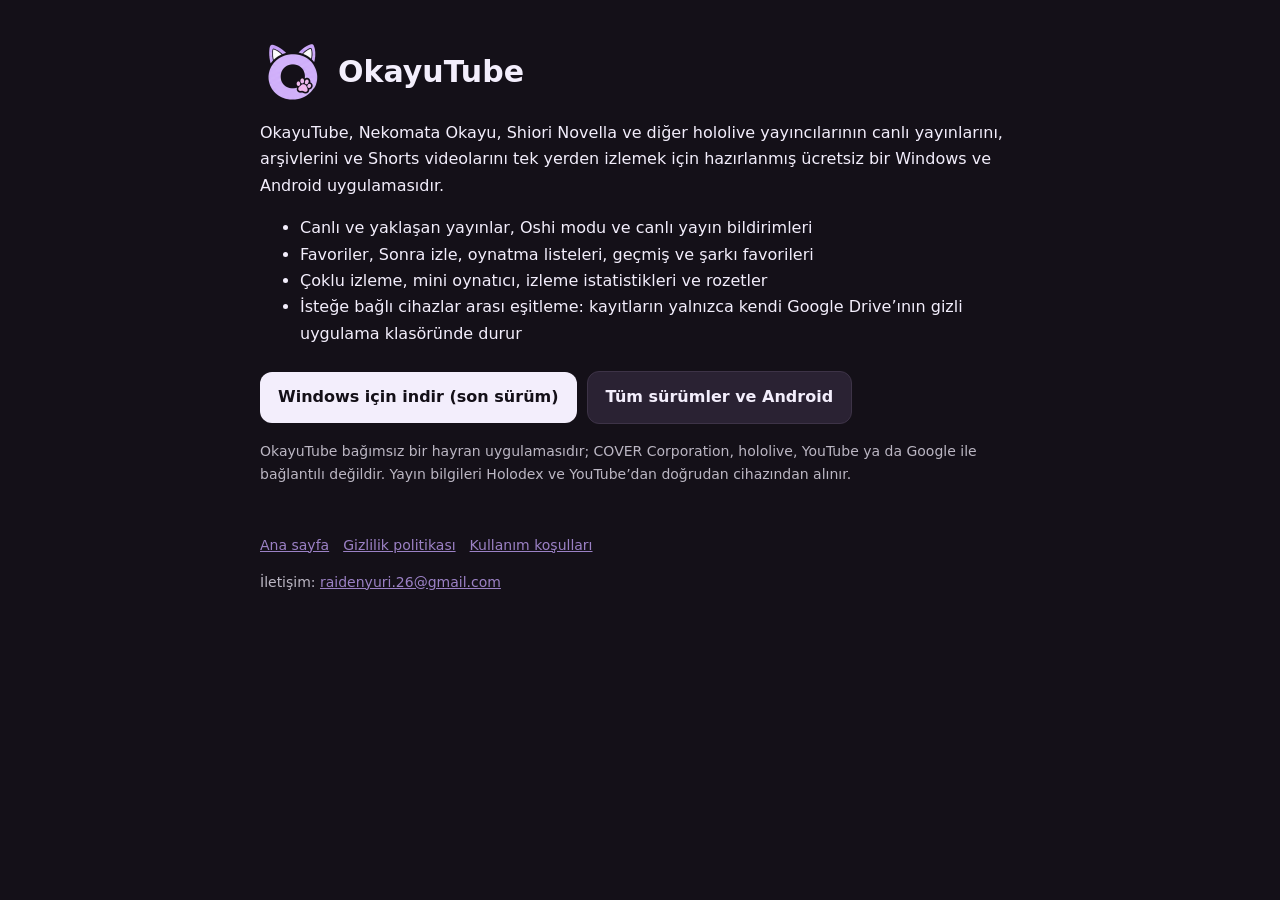
<file: index.html>
<!doctype html><html lang="tr"><head><meta charset="utf-8"><meta name="viewport" content="width=device-width,initial-scale=1">
<title>OkayuTube</title><meta name="description" content="OkayuTube — Nekomata Okayu ve hololive yayınlarını takip etmek için masaüstü ve Android uygulaması."><link rel="icon" href="logo.png"><link rel="stylesheet" href="style.css"></head>
<body><main>
<header><img src="logo.png" alt="OkayuTube logosu"><h1>OkayuTube</h1></header>
<p>OkayuTube, Nekomata Okayu, Shiori Novella ve diğer hololive yayıncılarının canlı yayınlarını, arşivlerini ve Shorts videolarını tek yerden izlemek için hazırlanmış ücretsiz bir Windows ve Android uygulamasıdır.</p>
<ul>
<li>Canlı ve yaklaşan yayınlar, Oshi modu ve canlı yayın bildirimleri</li>
<li>Favoriler, Sonra izle, oynatma listeleri, geçmiş ve şarkı favorileri</li>
<li>Çoklu izleme, mini oynatıcı, izleme istatistikleri ve rozetler</li>
<li>İsteğe bağlı cihazlar arası eşitleme: kayıtların yalnızca kendi Google Drive’ının gizli uygulama klasöründe durur</li>
</ul>
<p><a class="btn" href="https://github.com/raidenyuri/okayutube-releases/releases/latest">Windows için indir (son sürüm)</a><a class="btn alt" href="https://github.com/raidenyuri/okayutube-releases/releases">Tüm sürümler ve Android</a></p>
<p class="muted">OkayuTube bağımsız bir hayran uygulamasıdır; COVER Corporation, hololive, YouTube ya da Google ile bağlantılı değildir. Yayın bilgileri Holodex ve YouTube’dan doğrudan cihazından alınır.</p>
<footer><nav><a href="./">Ana sayfa</a><a href="privacy.html">Gizlilik politikası</a><a href="terms.html">Kullanım koşulları</a></nav><p>İletişim: <a href="mailto:raidenyuri.26@gmail.com">raidenyuri.26@gmail.com</a></p></footer>
</main></body></html>
</file>
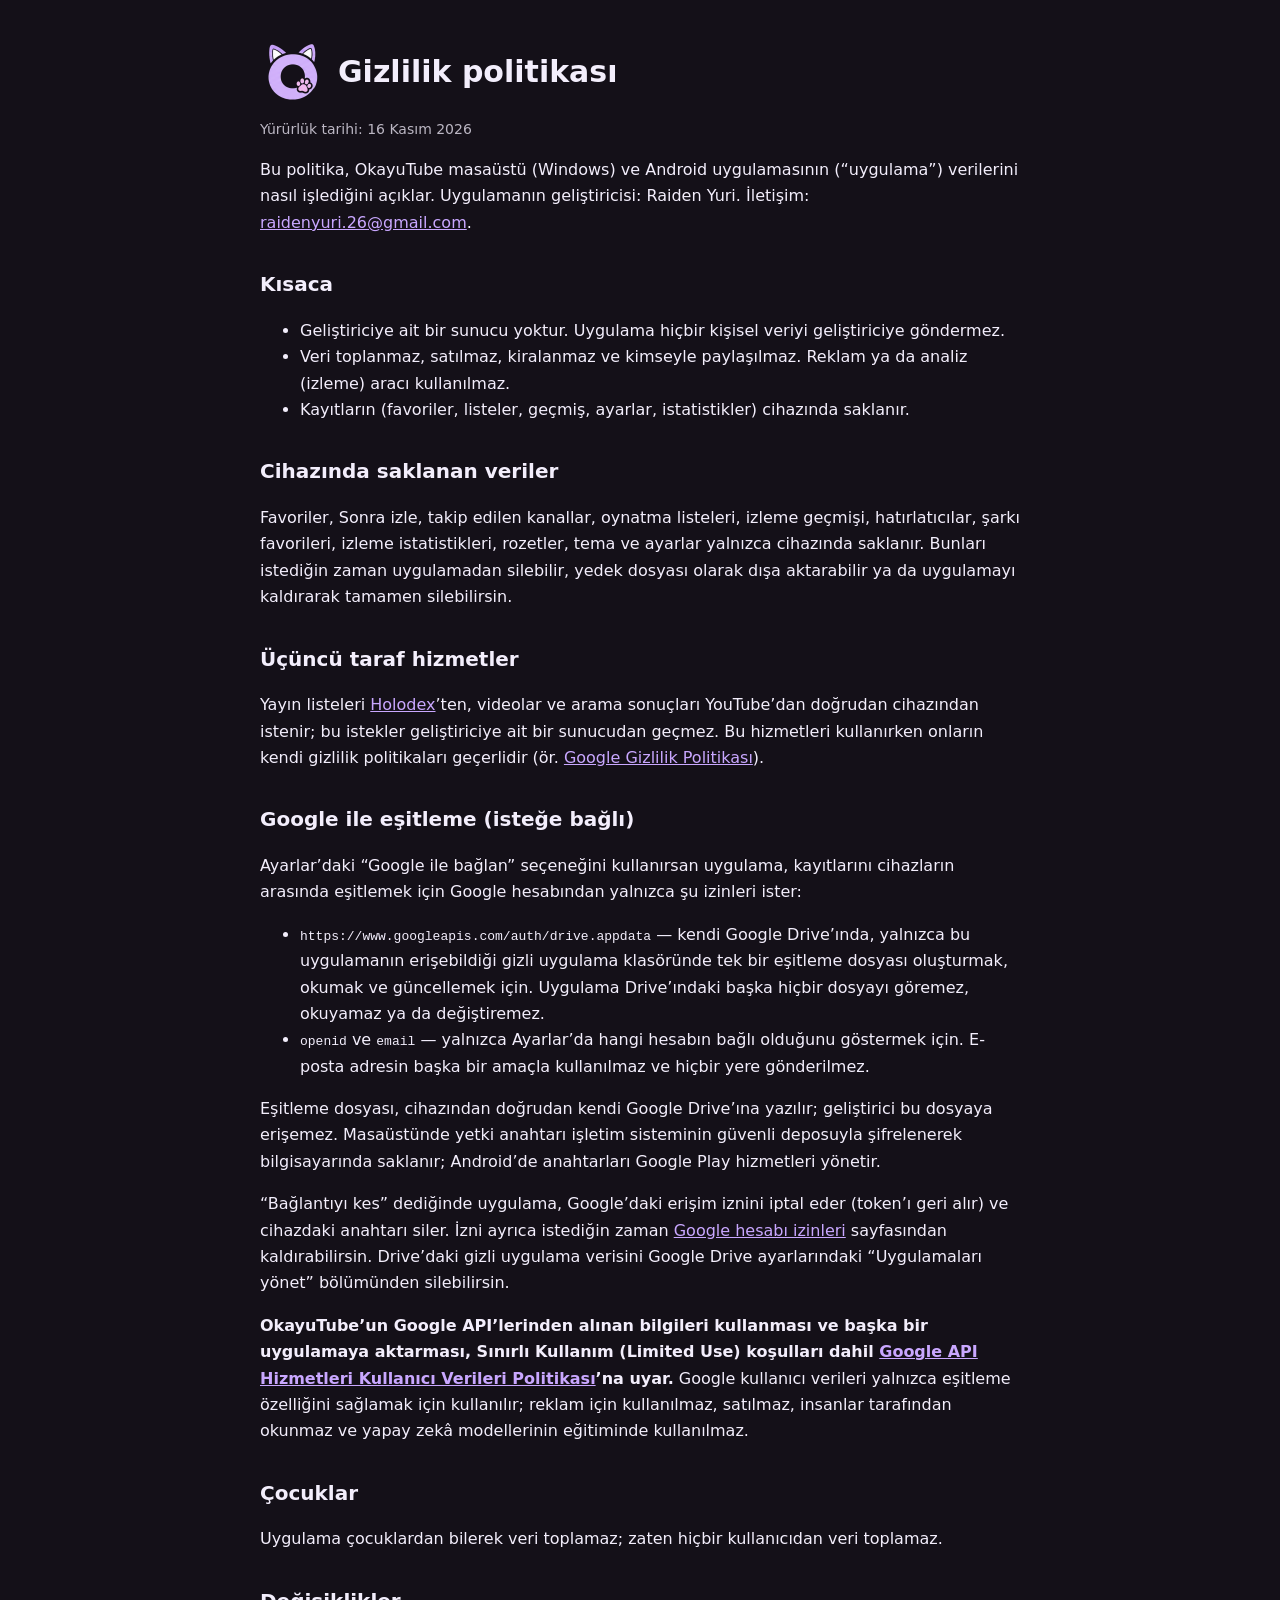
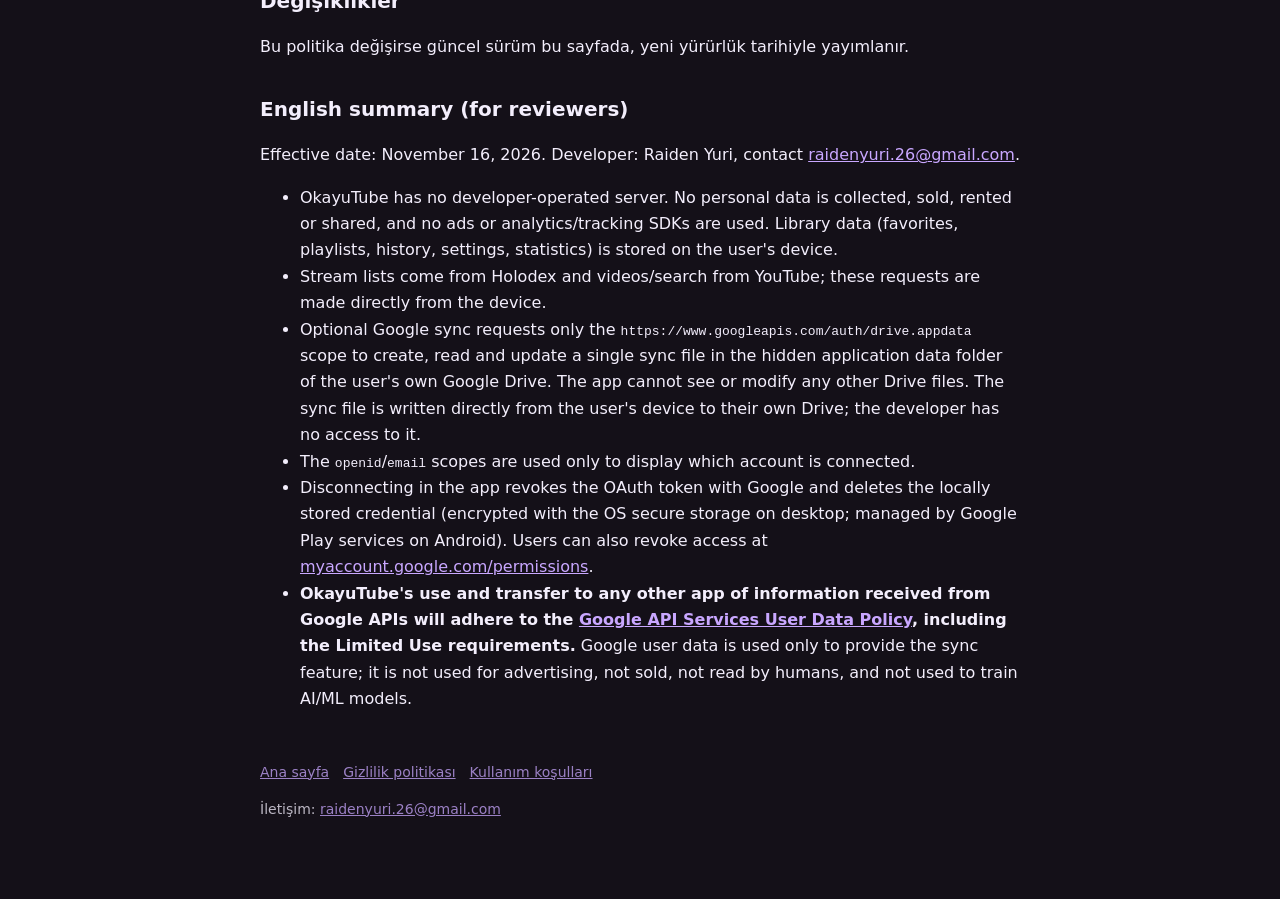
<file: privacy.html>
<!doctype html><html lang="tr"><head><meta charset="utf-8"><meta name="viewport" content="width=device-width,initial-scale=1">
<title>Gizlilik politikası — OkayuTube</title><link rel="icon" href="logo.png"><link rel="stylesheet" href="style.css"></head>
<body><main>
<header><img src="logo.png" alt="OkayuTube logosu"><h1>Gizlilik politikası</h1></header>
<p class="muted">Yürürlük tarihi: 16 Kasım 2026</p>
<p>Bu politika, OkayuTube masaüstü (Windows) ve Android uygulamasının (“uygulama”) verilerini nasıl işlediğini açıklar. Uygulamanın geliştiricisi: Raiden Yuri. İletişim: <a href="mailto:raidenyuri.26@gmail.com">raidenyuri.26@gmail.com</a>.</p>

<h2>Kısaca</h2>
<ul>
<li>Geliştiriciye ait bir sunucu yoktur. Uygulama hiçbir kişisel veriyi geliştiriciye göndermez.</li>
<li>Veri toplanmaz, satılmaz, kiralanmaz ve kimseyle paylaşılmaz. Reklam ya da analiz (izleme) aracı kullanılmaz.</li>
<li>Kayıtların (favoriler, listeler, geçmiş, ayarlar, istatistikler) cihazında saklanır.</li>
</ul>

<h2>Cihazında saklanan veriler</h2>
<p>Favoriler, Sonra izle, takip edilen kanallar, oynatma listeleri, izleme geçmişi, hatırlatıcılar, şarkı favorileri, izleme istatistikleri, rozetler, tema ve ayarlar yalnızca cihazında saklanır. Bunları istediğin zaman uygulamadan silebilir, yedek dosyası olarak dışa aktarabilir ya da uygulamayı kaldırarak tamamen silebilirsin.</p>

<h2>Üçüncü taraf hizmetler</h2>
<p>Yayın listeleri <a href="https://holodex.net">Holodex</a>’ten, videolar ve arama sonuçları YouTube’dan doğrudan cihazından istenir; bu istekler geliştiriciye ait bir sunucudan geçmez. Bu hizmetleri kullanırken onların kendi gizlilik politikaları geçerlidir (ör. <a href="https://policies.google.com/privacy">Google Gizlilik Politikası</a>).</p>

<h2>Google ile eşitleme (isteğe bağlı)</h2>
<p>Ayarlar’daki “Google ile bağlan” seçeneğini kullanırsan uygulama, kayıtlarını cihazların arasında eşitlemek için Google hesabından yalnızca şu izinleri ister:</p>
<ul>
<li><code>https://www.googleapis.com/auth/drive.appdata</code> — kendi Google Drive’ında, yalnızca bu uygulamanın erişebildiği gizli uygulama klasöründe tek bir eşitleme dosyası oluşturmak, okumak ve güncellemek için. Uygulama Drive’ındaki başka hiçbir dosyayı göremez, okuyamaz ya da değiştiremez.</li>
<li><code>openid</code> ve <code>email</code> — yalnızca Ayarlar’da hangi hesabın bağlı olduğunu göstermek için. E-posta adresin başka bir amaçla kullanılmaz ve hiçbir yere gönderilmez.</li>
</ul>
<p>Eşitleme dosyası, cihazından doğrudan kendi Google Drive’ına yazılır; geliştirici bu dosyaya erişemez. Masaüstünde yetki anahtarı işletim sisteminin güvenli deposuyla şifrelenerek bilgisayarında saklanır; Android’de anahtarları Google Play hizmetleri yönetir.</p>
<p>“Bağlantıyı kes” dediğinde uygulama, Google’daki erişim iznini iptal eder (token’ı geri alır) ve cihazdaki anahtarı siler. İzni ayrıca istediğin zaman <a href="https://myaccount.google.com/permissions">Google hesabı izinleri</a> sayfasından kaldırabilirsin. Drive’daki gizli uygulama verisini Google Drive ayarlarındaki “Uygulamaları yönet” bölümünden silebilirsin.</p>
<p><strong>OkayuTube’un Google API’lerinden alınan bilgileri kullanması ve başka bir uygulamaya aktarması, Sınırlı Kullanım (Limited Use) koşulları dahil <a href="https://developers.google.com/terms/api-services-user-data-policy">Google API Hizmetleri Kullanıcı Verileri Politikası</a>’na uyar.</strong> Google kullanıcı verileri yalnızca eşitleme özelliğini sağlamak için kullanılır; reklam için kullanılmaz, satılmaz, insanlar tarafından okunmaz ve yapay zekâ modellerinin eğitiminde kullanılmaz.</p>

<h2>Çocuklar</h2>
<p>Uygulama çocuklardan bilerek veri toplamaz; zaten hiçbir kullanıcıdan veri toplamaz.</p>

<h2>Değişiklikler</h2>
<p>Bu politika değişirse güncel sürüm bu sayfada, yeni yürürlük tarihiyle yayımlanır.</p>

<h2 lang="en">English summary (for reviewers)</h2>
<div lang="en">
<p>Effective date: November 16, 2026. Developer: Raiden Yuri, contact <a href="mailto:raidenyuri.26@gmail.com">raidenyuri.26@gmail.com</a>.</p>
<ul>
<li>OkayuTube has no developer-operated server. No personal data is collected, sold, rented or shared, and no ads or analytics/tracking SDKs are used. Library data (favorites, playlists, history, settings, statistics) is stored on the user's device.</li>
<li>Stream lists come from Holodex and videos/search from YouTube; these requests are made directly from the device.</li>
<li>Optional Google sync requests only the <code>https://www.googleapis.com/auth/drive.appdata</code> scope to create, read and update a single sync file in the hidden application data folder of the user's own Google Drive. The app cannot see or modify any other Drive files. The sync file is written directly from the user's device to their own Drive; the developer has no access to it.</li>
<li>The <code>openid</code>/<code>email</code> scopes are used only to display which account is connected.</li>
<li>Disconnecting in the app revokes the OAuth token with Google and deletes the locally stored credential (encrypted with the OS secure storage on desktop; managed by Google Play services on Android). Users can also revoke access at <a href="https://myaccount.google.com/permissions">myaccount.google.com/permissions</a>.</li>
<li><strong>OkayuTube's use and transfer to any other app of information received from Google APIs will adhere to the <a href="https://developers.google.com/terms/api-services-user-data-policy">Google API Services User Data Policy</a>, including the Limited Use requirements.</strong> Google user data is used only to provide the sync feature; it is not used for advertising, not sold, not read by humans, and not used to train AI/ML models.</li>
</ul>
</div>
<footer><nav><a href="./">Ana sayfa</a><a href="privacy.html">Gizlilik politikası</a><a href="terms.html">Kullanım koşulları</a></nav><p>İletişim: <a href="mailto:raidenyuri.26@gmail.com">raidenyuri.26@gmail.com</a></p></footer>
</main></body></html>
</file>
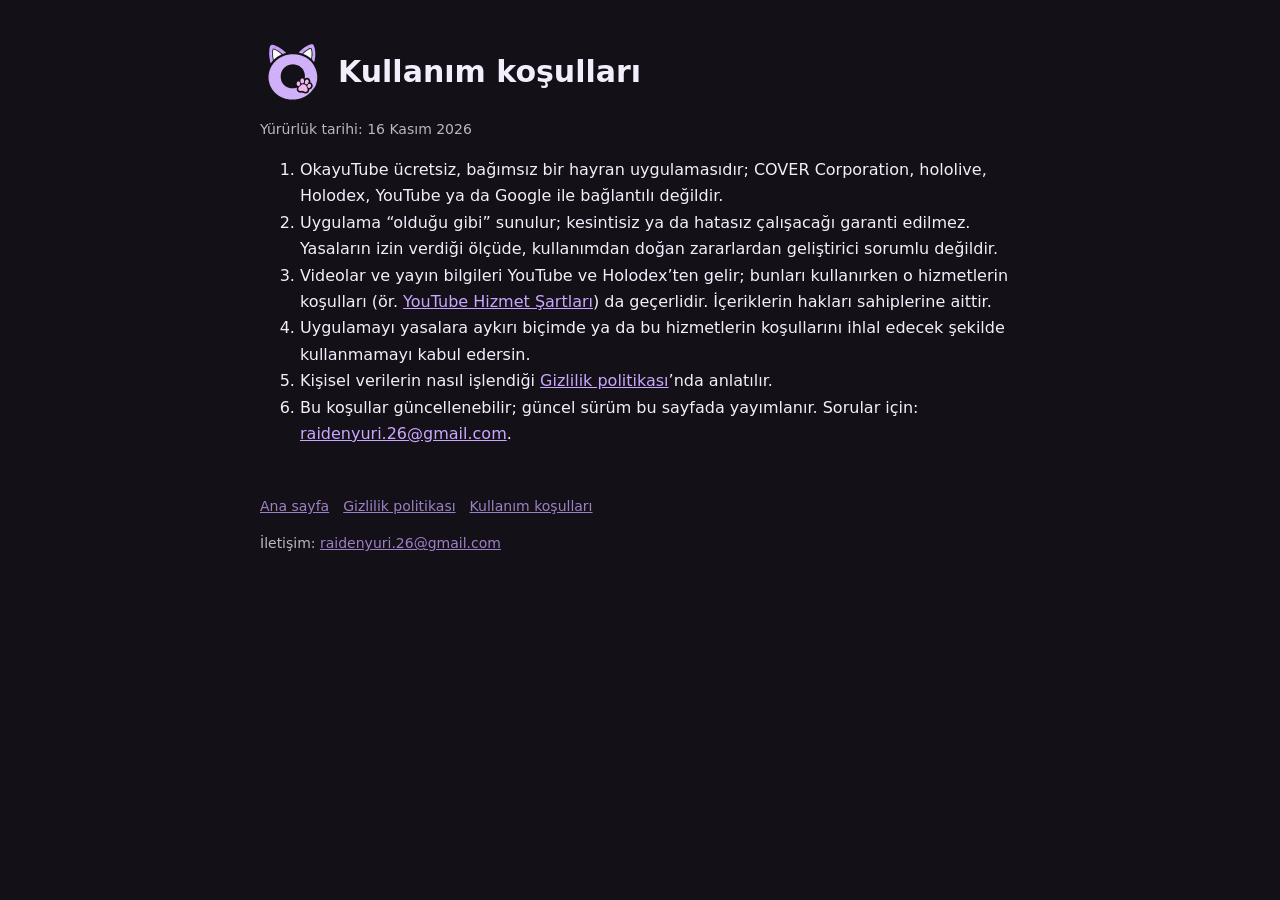
<file: terms.html>
<!doctype html><html lang="tr"><head><meta charset="utf-8"><meta name="viewport" content="width=device-width,initial-scale=1">
<title>Kullanım koşulları — OkayuTube</title><link rel="icon" href="logo.png"><link rel="stylesheet" href="style.css"></head>
<body><main>
<header><img src="logo.png" alt="OkayuTube logosu"><h1>Kullanım koşulları</h1></header>
<p class="muted">Yürürlük tarihi: 16 Kasım 2026</p>
<ol>
<li>OkayuTube ücretsiz, bağımsız bir hayran uygulamasıdır; COVER Corporation, hololive, Holodex, YouTube ya da Google ile bağlantılı değildir.</li>
<li>Uygulama “olduğu gibi” sunulur; kesintisiz ya da hatasız çalışacağı garanti edilmez. Yasaların izin verdiği ölçüde, kullanımdan doğan zararlardan geliştirici sorumlu değildir.</li>
<li>Videolar ve yayın bilgileri YouTube ve Holodex’ten gelir; bunları kullanırken o hizmetlerin koşulları (ör. <a href="https://www.youtube.com/t/terms">YouTube Hizmet Şartları</a>) da geçerlidir. İçeriklerin hakları sahiplerine aittir.</li>
<li>Uygulamayı yasalara aykırı biçimde ya da bu hizmetlerin koşullarını ihlal edecek şekilde kullanmamayı kabul edersin.</li>
<li>Kişisel verilerin nasıl işlendiği <a href="privacy.html">Gizlilik politikası</a>’nda anlatılır.</li>
<li>Bu koşullar güncellenebilir; güncel sürüm bu sayfada yayımlanır. Sorular için: <a href="mailto:raidenyuri.26@gmail.com">raidenyuri.26@gmail.com</a>.</li>
</ol>
<footer><nav><a href="./">Ana sayfa</a><a href="privacy.html">Gizlilik politikası</a><a href="terms.html">Kullanım koşulları</a></nav><p>İletişim: <a href="mailto:raidenyuri.26@gmail.com">raidenyuri.26@gmail.com</a></p></footer>
</main></body></html>
</file>
<file: style.css>
:root{color-scheme:dark}body{margin:0;font-family:system-ui,-apple-system,"Segoe UI",sans-serif;background:#141018;color:#f3eefc;line-height:1.65}
main{max-width:760px;margin:0 auto;padding:40px 20px 64px}a{color:#c9a7ff}header{display:flex;align-items:center;gap:14px}
header img{width:64px;height:64px;border-radius:16px}h1{margin:0;font-size:30px}h2{margin-top:32px;font-size:20px}
.btn{display:inline-block;margin:8px 10px 0 0;padding:12px 18px;border-radius:12px;background:#f3eefc;color:#141018;font-weight:600;text-decoration:none}
.btn.alt{background:#2a2233;color:#f3eefc;border:1px solid #3d3347}.muted{opacity:.75;font-size:14px}footer{margin-top:48px;font-size:14px;opacity:.75}
nav a{margin-right:14px}
</file>
